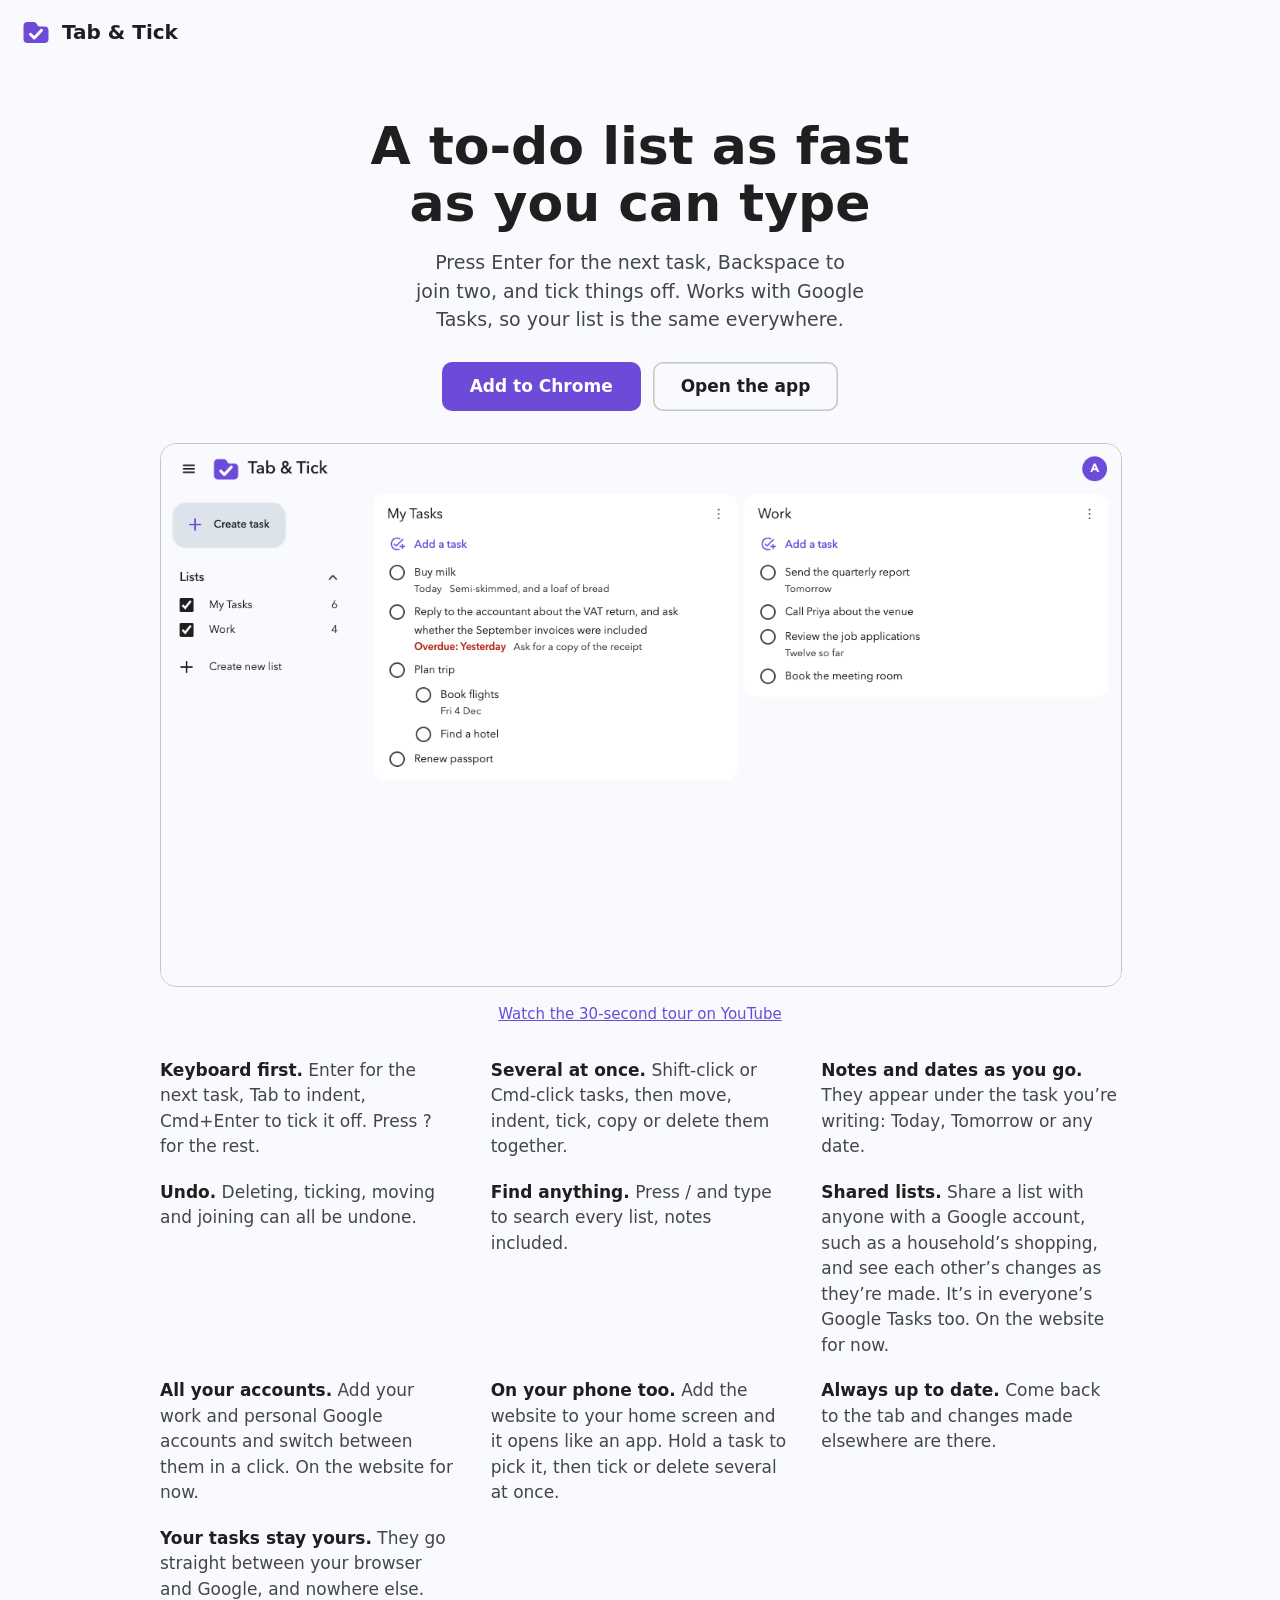
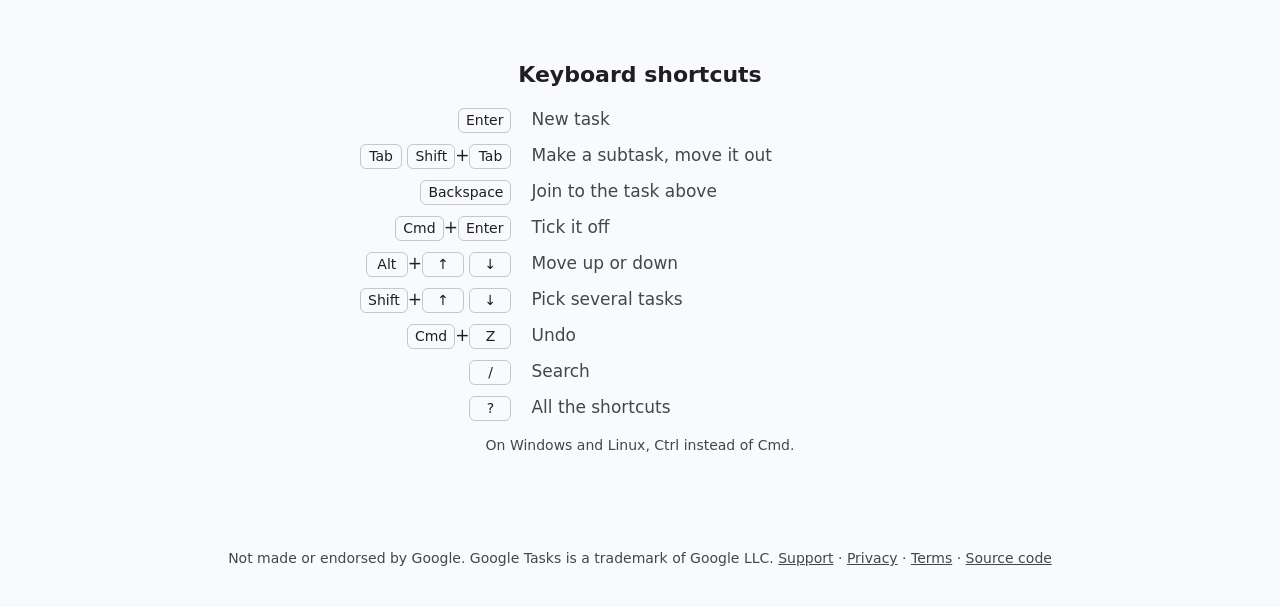
<file: index.html>
<!doctype html>
<html lang="en">
  <head>
    <meta charset="utf-8">
    <title>Tab &amp; Tick: a fast to-do list</title>
    <meta name="viewport" content="width=device-width, initial-scale=1">
    <meta name="description" content="A fast to-do list you can run from the keyboard. Works with Google Tasks.">
    <!-- Proves ownership to Google Search Console. Keep it. -->
    <meta name="google-site-verification" content="Df_vPnJvRmPOGxXecDVwT7oeNh7i-RAm7TPY_BLxTz4" />
    <!-- How a shared link looks in chats and on social sites -->
    <meta property="og:type" content="website">
    <meta property="og:site_name" content="Tab &amp; Tick">
    <meta property="og:title" content="Tab &amp; Tick: a fast to-do list">
    <meta property="og:description" content="A fast to-do list you can run from the keyboard, in your new tab. Works with Google Tasks.">
    <meta property="og:url" content="https://tabandtick.github.io/">
    <meta property="og:image" content="https://tabandtick.github.io/img/og.png">
    <meta property="og:image:width" content="1200">
    <meta property="og:image:height" content="630">
    <meta property="og:image:alt" content="Tab &amp; Tick: a to-do list as fast as you can type, beside a picture of the app.">
    <meta name="twitter:card" content="summary_large_image">
    <link rel="icon" href="icons/icon-32.png" type="image/png">
    <link rel="stylesheet" href="style.css">
  </head>
  <body>
    <header>
      <img src="icons/logo.svg" width="32" height="32" alt="">
      <span>Tab &amp; Tick</span>
    </header>

    <main>
      <h1>A to-do list as fast as you can type</h1>
      <p class="lead">Press Enter for the next task, Backspace to join two, and tick things off. Works with Google Tasks, so your list is the same everywhere.</p>
      <p class="actions"><a class="button" href="https://chromewebstore.google.com/detail/tab-tick/amidicalcieolbecimlogomhnokopigp">Add to Chrome</a> <a class="button secondary" href="/app/">Open the app</a></p>

      <!-- Light or dark to match, playing unless motion is reduced; otherwise the first frame -->
      <div class="demo">
        <video class="shot light" src="img/demo-light.mp4" poster="img/demo-light-poster.png" width="1240" height="700" muted loop playsinline preload="metadata"
          aria-label="Typing a task, pressing Enter for the next, Tab to make it a subtask, then picking two and ticking them off together."></video>
        <video class="shot dark" src="img/demo-dark.mp4" poster="img/demo-dark-poster.png" width="1240" height="700" muted loop playsinline preload="metadata"
          aria-label="Typing a task, pressing Enter for the next, Tab to make it a subtask, then picking two and ticking them off together."></video>
      </div>
      <p class="tour"><a href="https://youtu.be/UCv6D4r0mHY">Watch the 30-second tour on YouTube</a></p>
      <script>
        if (!matchMedia('(prefers-reduced-motion: reduce)').matches) {
          document.querySelectorAll('.demo video').forEach(function (video) {
            if (video.offsetParent) video.play().catch(function () {});
          });
        }
      </script>

      <ul>
        <li><strong>Keyboard first.</strong> Enter for the next task, Tab to indent, Cmd+Enter to tick it off. Press ? for the rest.</li>
        <li><strong>Several at once.</strong> Shift-click or Cmd-click tasks, then move, indent, tick, copy or delete them together.</li>
        <li><strong>Notes and dates as you go.</strong> They appear under the task you&rsquo;re writing: Today, Tomorrow or any date.</li>
        <li><strong>Undo.</strong> Deleting, ticking, moving and joining can all be undone.</li>
        <li><strong>Find anything.</strong> Press / and type to search every list, notes included.</li>
        <li><strong>Shared lists.</strong> Share a list with anyone with a Google account, such as a household&rsquo;s shopping, and see each other&rsquo;s changes as they&rsquo;re made. It&rsquo;s in everyone&rsquo;s Google Tasks too. On the website for now.</li>
        <li><strong>All your accounts.</strong> Add your work and personal Google accounts and switch between them in a click. On the website for now.</li>
        <li><strong>On your phone too.</strong> Add the website to your home screen and it opens like an app. Hold a task to pick it, then tick or delete several at once.</li>
        <li><strong>Always up to date.</strong> Come back to the tab and changes made elsewhere are there.</li>
        <li><strong>Your tasks stay yours.</strong> They go straight between your browser and Google, and nowhere else.</li>
      </ul>

      <section class="keys">
        <h2>Keyboard shortcuts</h2>
        <dl>
          <dt><kbd>Enter</kbd></dt><dd>New task</dd>
          <dt><kbd>Tab</kbd> <kbd>Shift</kbd>+<kbd>Tab</kbd></dt><dd>Make a subtask, move it out</dd>
          <dt><kbd>Backspace</kbd></dt><dd>Join to the task above</dd>
          <dt><kbd>Cmd</kbd>+<kbd>Enter</kbd></dt><dd>Tick it off</dd>
          <dt><kbd>Alt</kbd>+<kbd>&uarr;</kbd> <kbd>&darr;</kbd></dt><dd>Move up or down</dd>
          <dt><kbd>Shift</kbd>+<kbd>&uarr;</kbd> <kbd>&darr;</kbd></dt><dd>Pick several tasks</dd>
          <dt><kbd>Cmd</kbd>+<kbd>Z</kbd></dt><dd>Undo</dd>
          <dt><kbd>/</kbd></dt><dd>Search</dd>
          <dt><kbd>?</kbd></dt><dd>All the shortcuts</dd>
        </dl>
        <p>On Windows and Linux, Ctrl instead of Cmd.</p>
      </section>
    </main>

    <footer>
      <p>Not made or endorsed by Google. Google Tasks is a trademark of Google LLC. <a href="/support/">Support</a> &middot; <a href="/privacy/">Privacy</a> &middot; <a href="/terms/">Terms</a> &middot; <a href="https://github.com/tabandtick/app">Source code</a></p>
    </footer>
  </body>
</html>
</file>
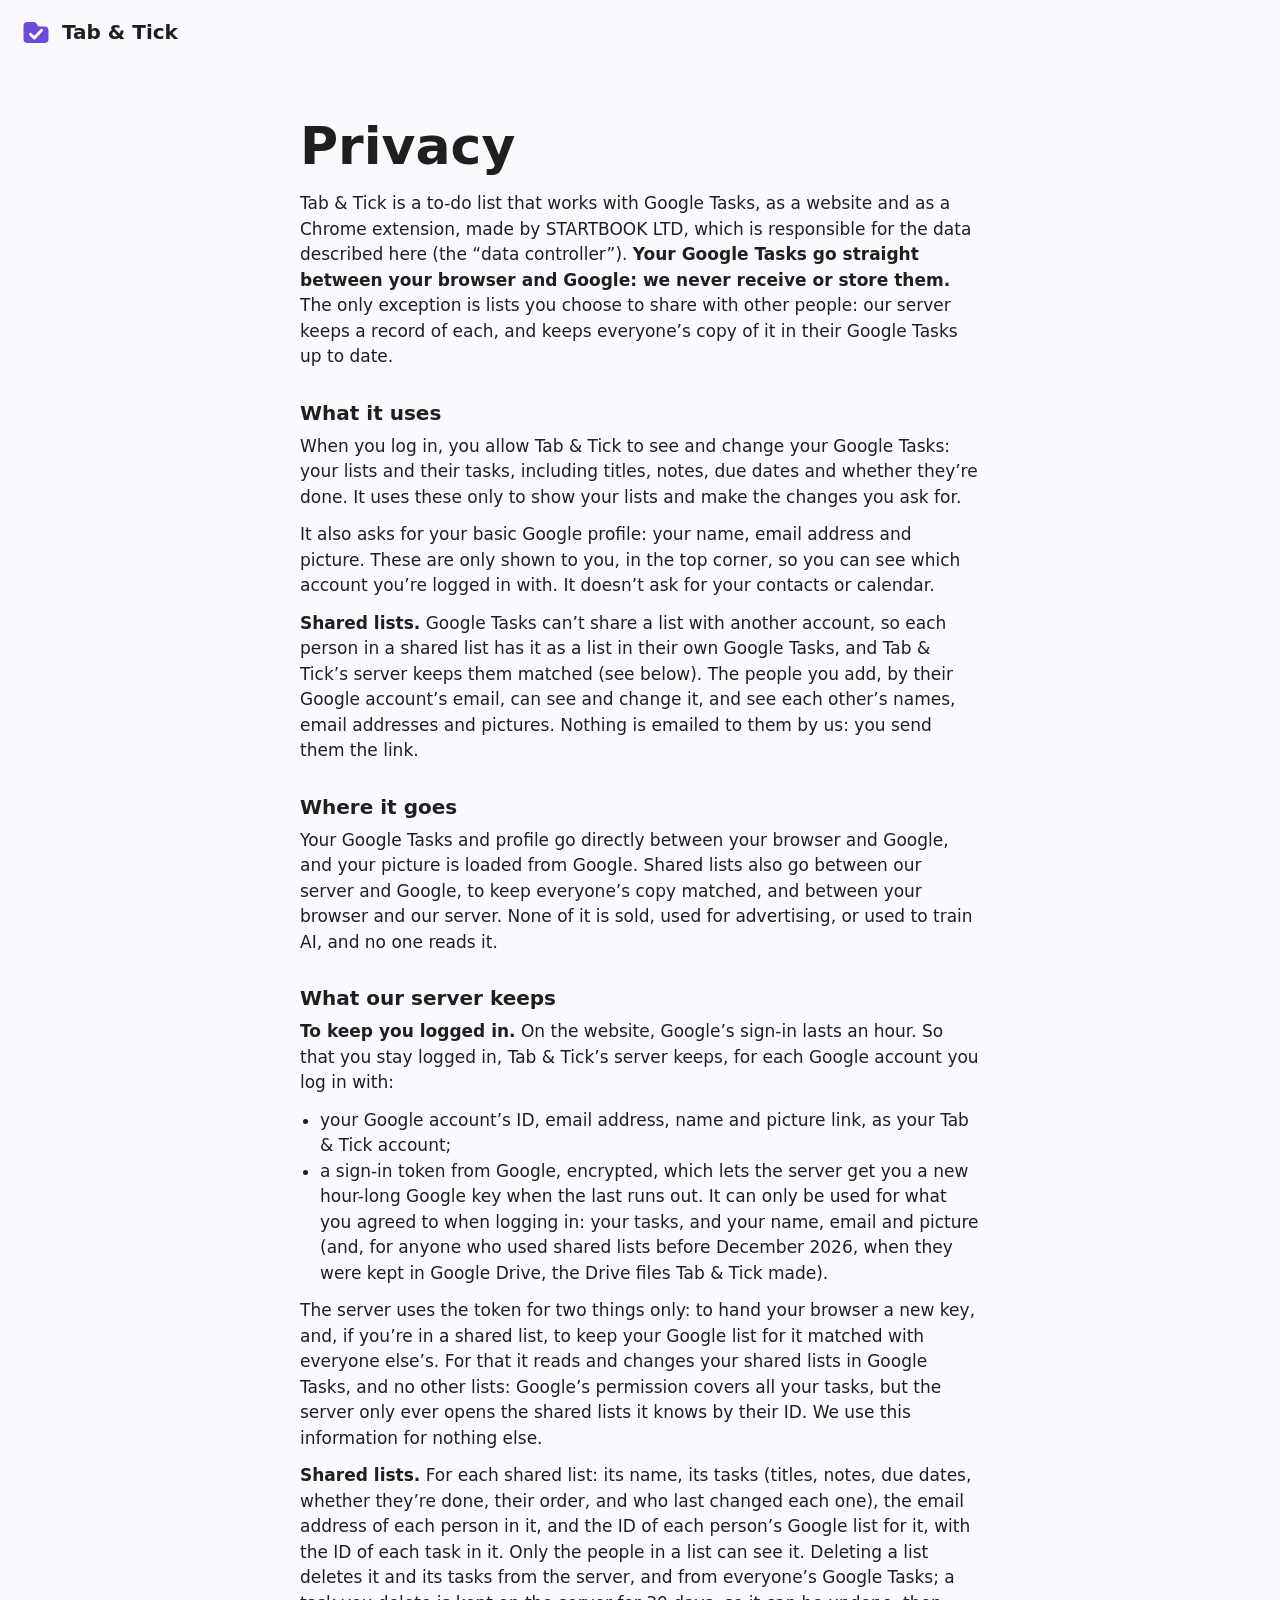
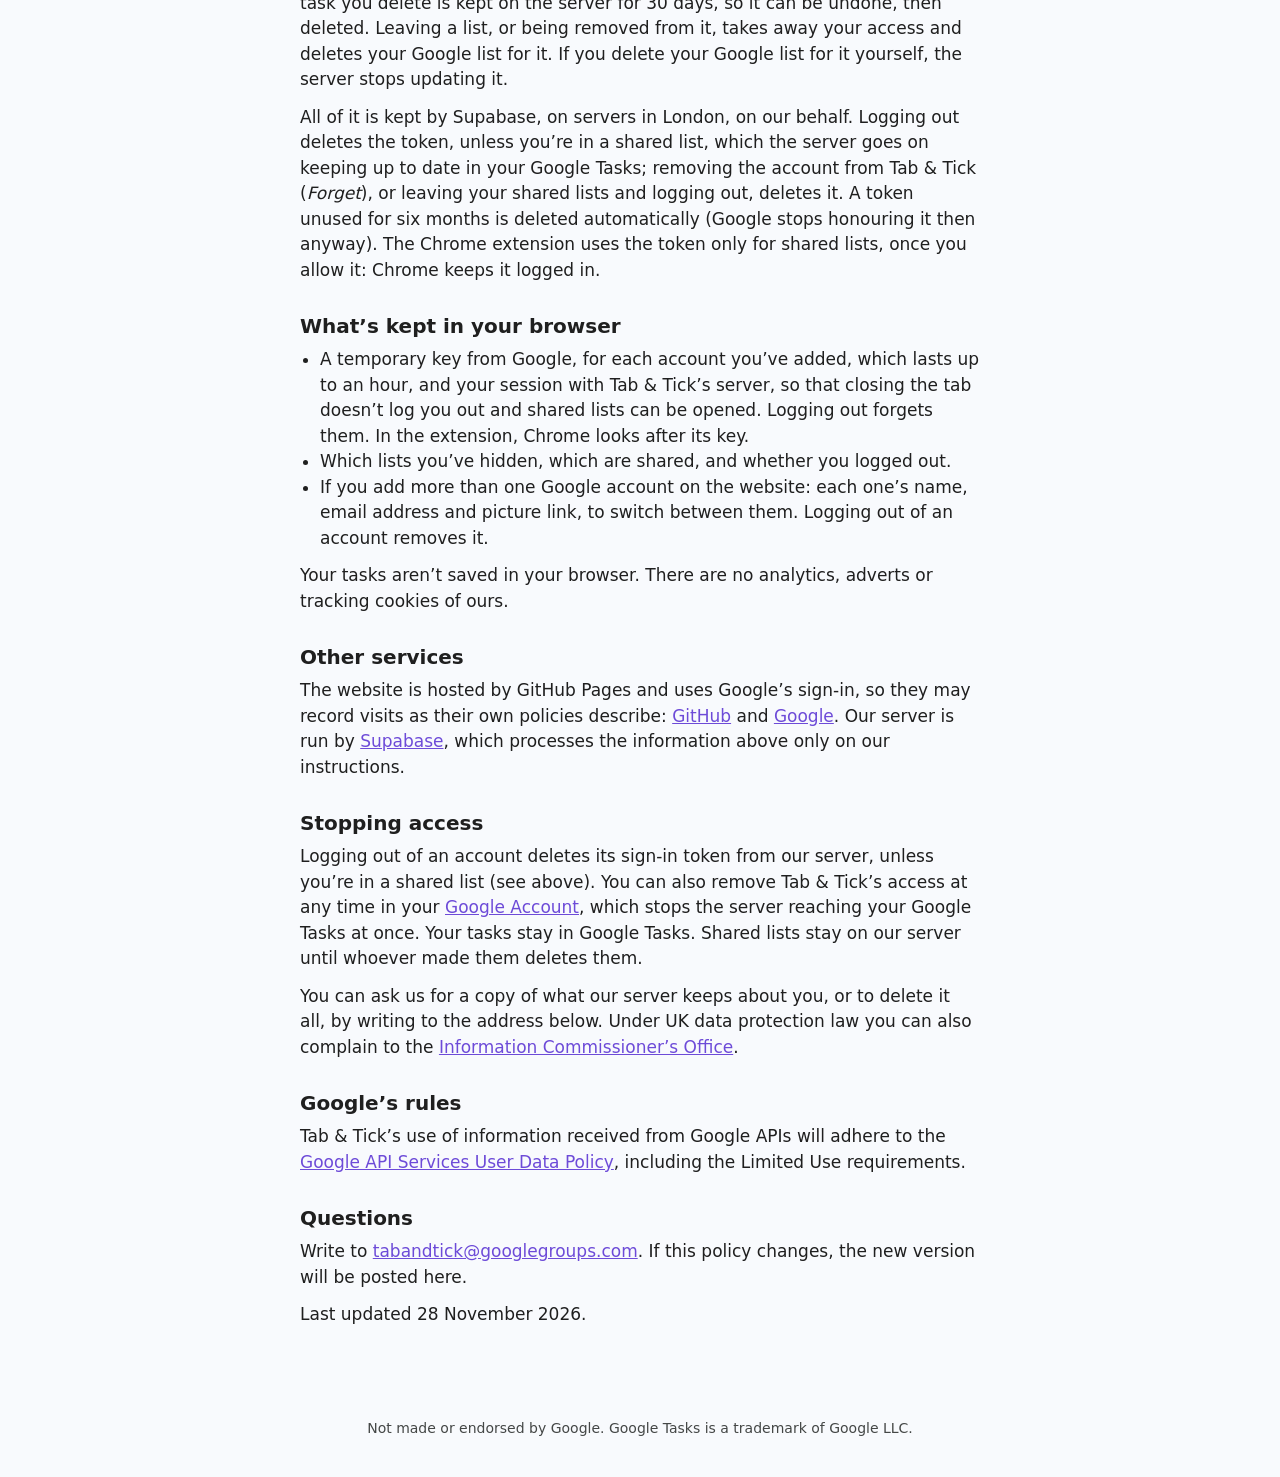
<file: privacy/index.html>
<!doctype html>
<html lang="en">
  <head>
    <meta charset="utf-8">
    <title>Privacy: Tab &amp; Tick</title>
    <meta name="viewport" content="width=device-width, initial-scale=1">
    <meta name="description" content="How Tab &amp; Tick handles your data.">
    <!-- How a shared link looks in chats and on social sites -->
    <meta property="og:type" content="website">
    <meta property="og:site_name" content="Tab &amp; Tick">
    <meta property="og:title" content="Privacy: Tab &amp; Tick">
    <meta property="og:description" content="How Tab &amp; Tick handles your data.">
    <meta property="og:url" content="https://tabandtick.github.io/privacy/">
    <meta property="og:image" content="https://tabandtick.github.io/img/og.png">
    <meta property="og:image:width" content="1200">
    <meta property="og:image:height" content="630">
    <meta property="og:image:alt" content="Tab &amp; Tick: a to-do list as fast as you can type, beside a picture of the app.">
    <meta name="twitter:card" content="summary_large_image">
    <link rel="icon" href="/icons/icon-32.png" type="image/png">
    <link rel="stylesheet" href="/style.css">
  </head>
  <body>
    <header>
      <a class="home" href="/"><img src="/icons/logo.svg" width="32" height="32" alt=""> <span>Tab &amp; Tick</span></a>
    </header>

    <main class="text">
      <h1>Privacy</h1>
      <p>Tab &amp; Tick is a to-do list that works with Google Tasks, as a website and as a Chrome extension, made by STARTBOOK LTD, which is responsible for the data described here (the &ldquo;data controller&rdquo;). <strong>Your Google Tasks go straight between your browser and Google: we never receive or store them.</strong> The only exception is lists you choose to share with other people: our server keeps a record of each, and keeps everyone&rsquo;s copy of it in their Google Tasks up to date.</p>

      <h2>What it uses</h2>
      <p>When you log in, you allow Tab &amp; Tick to see and change your Google Tasks: your lists and their tasks, including titles, notes, due dates and whether they&rsquo;re done. It uses these only to show your lists and make the changes you ask for.</p>
      <p>It also asks for your basic Google profile: your name, email address and picture. These are only shown to you, in the top corner, so you can see which account you&rsquo;re logged in with. It doesn&rsquo;t ask for your contacts or calendar.</p>
      <p><strong>Shared lists.</strong> Google Tasks can&rsquo;t share a list with another account, so each person in a shared list has it as a list in their own Google Tasks, and Tab &amp; Tick&rsquo;s server keeps them matched (see below). The people you add, by their Google account&rsquo;s email, can see and change it, and see each other&rsquo;s names, email addresses and pictures. Nothing is emailed to them by us: you send them the link.</p>

      <h2>Where it goes</h2>
      <p>Your Google Tasks and profile go directly between your browser and Google, and your picture is loaded from Google. Shared lists also go between our server and Google, to keep everyone&rsquo;s copy matched, and between your browser and our server. None of it is sold, used for advertising, or used to train AI, and no one reads it.</p>

      <h2>What our server keeps</h2>
      <p><strong>To keep you logged in.</strong> On the website, Google&rsquo;s sign-in lasts an hour. So that you stay logged in, Tab &amp; Tick&rsquo;s server keeps, for each Google account you log in with:</p>
      <ul class="plain">
        <li>your Google account&rsquo;s ID, email address, name and picture link, as your Tab &amp; Tick account;</li>
        <li>a sign-in token from Google, encrypted, which lets the server get you a new hour-long Google key when the last runs out. It can only be used for what you agreed to when logging in: your tasks, and your name, email and picture (and, for anyone who used shared lists before December 2026, when they were kept in Google Drive, the Drive files Tab &amp; Tick made).</li>
      </ul>
      <p>The server uses the token for two things only: to hand your browser a new key, and, if you&rsquo;re in a shared list, to keep your Google list for it matched with everyone else&rsquo;s. For that it reads and changes your shared lists in Google Tasks, and no other lists: Google&rsquo;s permission covers all your tasks, but the server only ever opens the shared lists it knows by their ID. We use this information for nothing else.</p>
      <p><strong>Shared lists.</strong> For each shared list: its name, its tasks (titles, notes, due dates, whether they&rsquo;re done, their order, and who last changed each one), the email address of each person in it, and the ID of each person&rsquo;s Google list for it, with the ID of each task in it. Only the people in a list can see it. Deleting a list deletes it and its tasks from the server, and from everyone&rsquo;s Google Tasks; a task you delete is kept on the server for 30 days, so it can be undone, then deleted. Leaving a list, or being removed from it, takes away your access and deletes your Google list for it. If you delete your Google list for it yourself, the server stops updating it.</p>
      <p>All of it is kept by Supabase, on servers in London, on our behalf. Logging out deletes the token, unless you&rsquo;re in a shared list, which the server goes on keeping up to date in your Google Tasks; removing the account from Tab &amp; Tick (<em>Forget</em>), or leaving your shared lists and logging out, deletes it. A token unused for six months is deleted automatically (Google stops honouring it then anyway). The Chrome extension uses the token only for shared lists, once you allow it: Chrome keeps it logged in.</p>

      <h2>What&rsquo;s kept in your browser</h2>
      <ul class="plain">
        <li>A temporary key from Google, for each account you&rsquo;ve added, which lasts up to an hour, and your session with Tab &amp; Tick&rsquo;s server, so that closing the tab doesn&rsquo;t log you out and shared lists can be opened. Logging out forgets them. In the extension, Chrome looks after its key.</li>
        <li>Which lists you&rsquo;ve hidden, which are shared, and whether you logged out.</li>
        <li>If you add more than one Google account on the website: each one&rsquo;s name, email address and picture link, to switch between them. Logging out of an account removes it.</li>
      </ul>
      <p>Your tasks aren&rsquo;t saved in your browser. There are no analytics, adverts or tracking cookies of ours.</p>

      <h2>Other services</h2>
      <p>The website is hosted by GitHub Pages and uses Google&rsquo;s sign-in, so they may record visits as their own policies describe: <a href="https://docs.github.com/en/site-policy/privacy-policies/github-general-privacy-statement">GitHub</a> and <a href="https://policies.google.com/privacy">Google</a>. Our server is run by <a href="https://supabase.com/privacy">Supabase</a>, which processes the information above only on our instructions.</p>

      <h2>Stopping access</h2>
      <p>Logging out of an account deletes its sign-in token from our server, unless you&rsquo;re in a shared list (see above). You can also remove Tab &amp; Tick&rsquo;s access at any time in your <a href="https://myaccount.google.com/connections">Google Account</a>, which stops the server reaching your Google Tasks at once. Your tasks stay in Google Tasks. Shared lists stay on our server until whoever made them deletes them.</p>
      <p>You can ask us for a copy of what our server keeps about you, or to delete it all, by writing to the address below. Under UK data protection law you can also complain to the <a href="https://ico.org.uk/make-a-complaint/">Information Commissioner&rsquo;s Office</a>.</p>

      <h2>Google&rsquo;s rules</h2>
      <p>Tab &amp; Tick&rsquo;s use of information received from Google APIs will adhere to the <a href="https://developers.google.com/terms/api-services-user-data-policy">Google API Services User Data Policy</a>, including the Limited Use requirements.</p>

      <h2>Questions</h2>
      <p>Write to <a href="mailto:tabandtick@googlegroups.com">tabandtick@googlegroups.com</a>. If this policy changes, the new version will be posted here.</p>
      <p>Last updated 28 November 2026.</p>
    </main>

    <footer><p>Not made or endorsed by Google. Google Tasks is a trademark of Google LLC.</p></footer>
  </body>
</html>
</file>
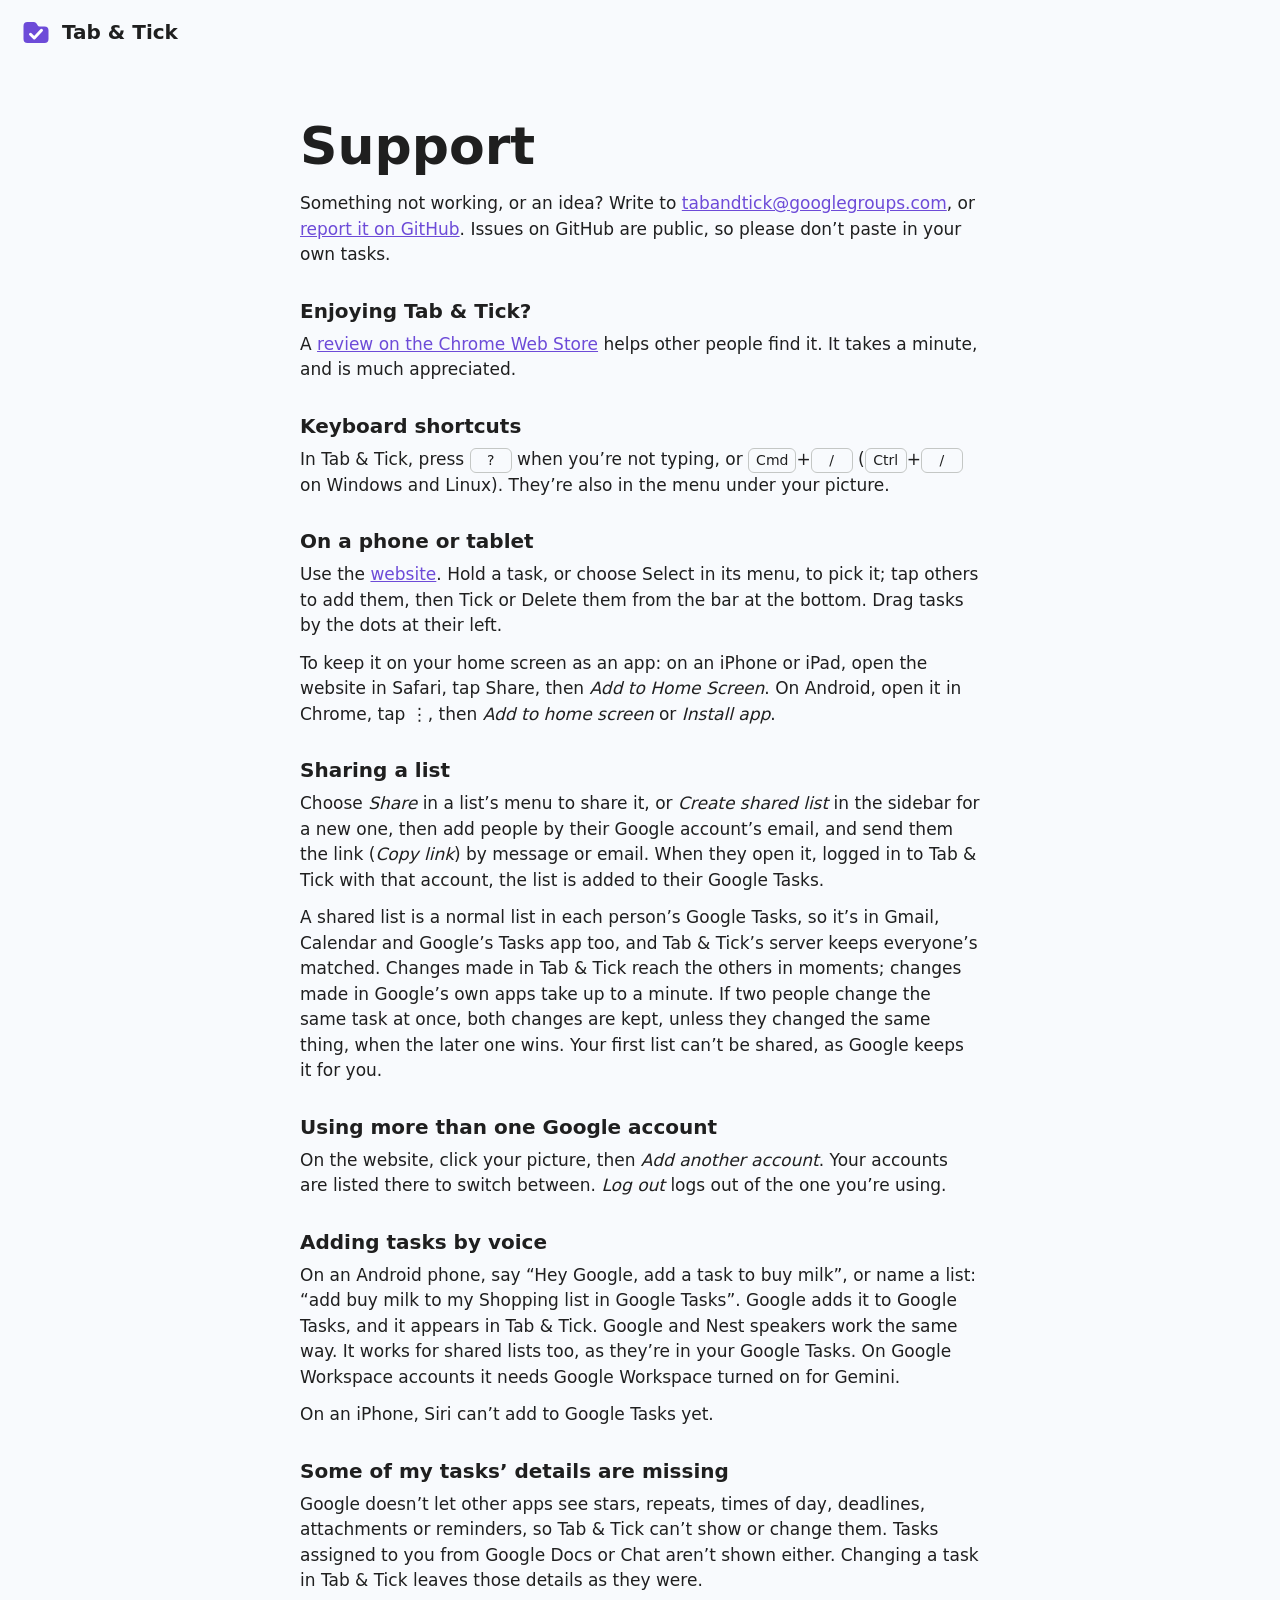
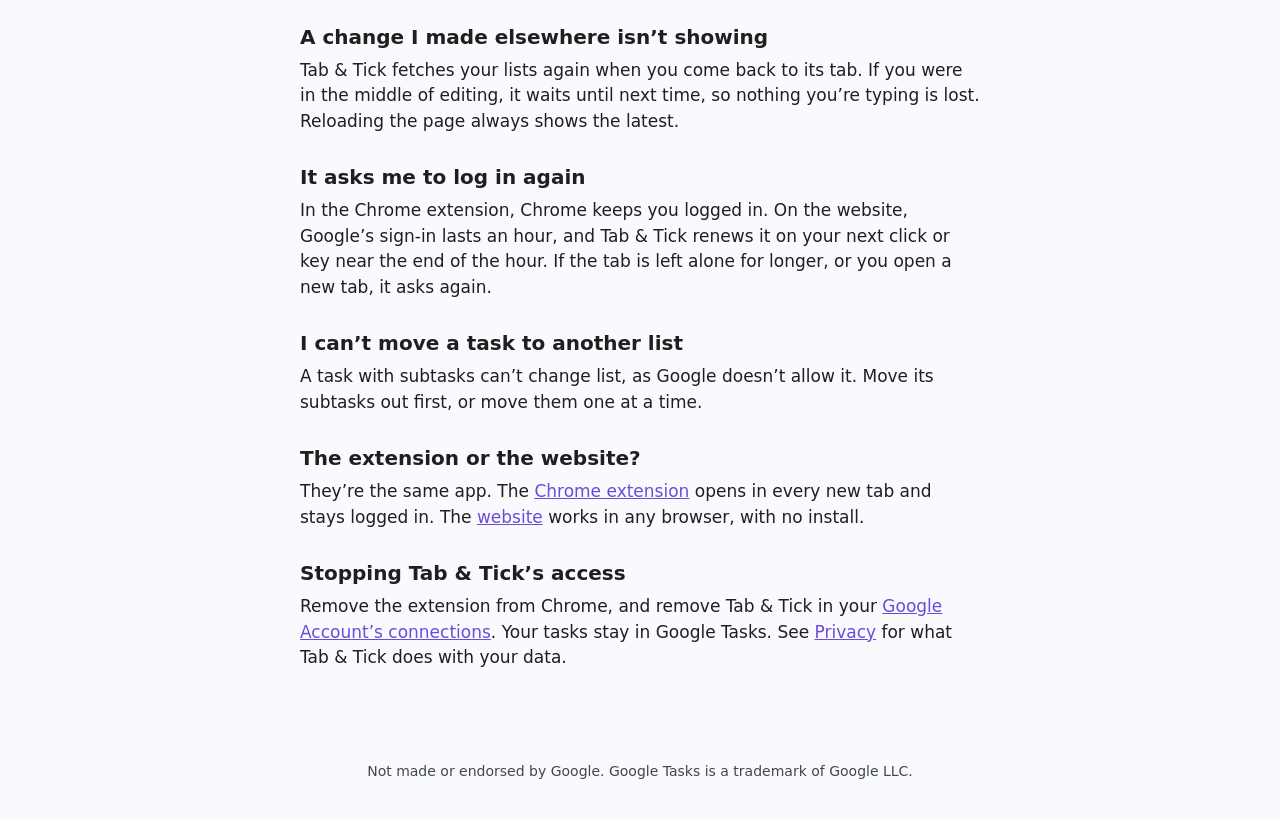
<file: support/index.html>
<!doctype html>
<html lang="en">
  <head>
    <meta charset="utf-8">
    <title>Support: Tab &amp; Tick</title>
    <meta name="viewport" content="width=device-width, initial-scale=1">
    <meta name="description" content="Help with Tab &amp; Tick, and how to get in touch.">
    <!-- How a shared link looks in chats and on social sites -->
    <meta property="og:type" content="website">
    <meta property="og:site_name" content="Tab &amp; Tick">
    <meta property="og:title" content="Support: Tab &amp; Tick">
    <meta property="og:description" content="Help with Tab &amp; Tick, and how to get in touch.">
    <meta property="og:url" content="https://tabandtick.github.io/support/">
    <meta property="og:image" content="https://tabandtick.github.io/img/og.png">
    <meta property="og:image:width" content="1200">
    <meta property="og:image:height" content="630">
    <meta property="og:image:alt" content="Tab &amp; Tick: a to-do list as fast as you can type, beside a picture of the app.">
    <meta name="twitter:card" content="summary_large_image">
    <link rel="icon" href="/icons/icon-32.png" type="image/png">
    <link rel="stylesheet" href="/style.css">
  </head>
  <body>
    <header>
      <a class="home" href="/"><img src="/icons/logo.svg" width="32" height="32" alt=""> <span>Tab &amp; Tick</span></a>
    </header>

    <main class="text">
      <h1>Support</h1>
      <p>Something not working, or an idea? Write to <a href="mailto:tabandtick@googlegroups.com">tabandtick@googlegroups.com</a>, or <a href="https://github.com/tabandtick/app/issues">report it on GitHub</a>. Issues on GitHub are public, so please don&rsquo;t paste in your own tasks.</p>

      <h2>Enjoying Tab &amp; Tick?</h2>
      <p>A <a href="https://chromewebstore.google.com/detail/tab-tick/amidicalcieolbecimlogomhnokopigp/reviews">review on the Chrome Web Store</a> helps other people find it. It takes a minute, and is much appreciated.</p>

      <h2>Keyboard shortcuts</h2>
      <p>In Tab &amp; Tick, press <kbd>?</kbd> when you&rsquo;re not typing, or <kbd>Cmd</kbd>+<kbd>/</kbd> (<kbd>Ctrl</kbd>+<kbd>/</kbd> on Windows and Linux). They&rsquo;re also in the menu under your picture.</p>

      <h2>On a phone or tablet</h2>
      <p>Use the <a href="/app/">website</a>. Hold a task, or choose Select in its menu, to pick it; tap others to add them, then Tick or Delete them from the bar at the bottom. Drag tasks by the dots at their left.</p>
      <p>To keep it on your home screen as an app: on an iPhone or iPad, open the website in Safari, tap Share, then <em>Add to Home Screen</em>. On Android, open it in Chrome, tap &#8942;, then <em>Add to home screen</em> or <em>Install app</em>.</p>

      <h2>Sharing a list</h2>
      <p>Choose <em>Share</em> in a list&rsquo;s menu to share it, or <em>Create shared list</em> in the sidebar for a new one, then add people by their Google account&rsquo;s email, and send them the link (<em>Copy link</em>) by message or email. When they open it, logged in to Tab &amp; Tick with that account, the list is added to their Google Tasks.</p>
      <p>A shared list is a normal list in each person&rsquo;s Google Tasks, so it&rsquo;s in Gmail, Calendar and Google&rsquo;s Tasks app too, and Tab &amp; Tick&rsquo;s server keeps everyone&rsquo;s matched. Changes made in Tab &amp; Tick reach the others in moments; changes made in Google&rsquo;s own apps take up to a minute. If two people change the same task at once, both changes are kept, unless they changed the same thing, when the later one wins. Your first list can&rsquo;t be shared, as Google keeps it for you.</p>

      <h2>Using more than one Google account</h2>
      <p>On the website, click your picture, then <em>Add another account</em>. Your accounts are listed there to switch between. <em>Log out</em> logs out of the one you&rsquo;re using.</p>

      <h2>Adding tasks by voice</h2>
      <p>On an Android phone, say &ldquo;Hey Google, add a task to buy milk&rdquo;, or name a list: &ldquo;add buy milk to my Shopping list in Google Tasks&rdquo;. Google adds it to Google Tasks, and it appears in Tab &amp; Tick. Google and Nest speakers work the same way. It works for shared lists too, as they&rsquo;re in your Google Tasks. On Google Workspace accounts it needs Google Workspace turned on for Gemini.</p>
      <p>On an iPhone, Siri can&rsquo;t add to Google Tasks yet.</p>

      <h2>Some of my tasks&rsquo; details are missing</h2>
      <p>Google doesn&rsquo;t let other apps see stars, repeats, times of day, deadlines, attachments or reminders, so Tab &amp; Tick can&rsquo;t show or change them. Tasks assigned to you from Google Docs or Chat aren&rsquo;t shown either. Changing a task in Tab &amp; Tick leaves those details as they were.</p>

      <h2>A change I made elsewhere isn&rsquo;t showing</h2>
      <p>Tab &amp; Tick fetches your lists again when you come back to its tab. If you were in the middle of editing, it waits until next time, so nothing you&rsquo;re typing is lost. Reloading the page always shows the latest.</p>

      <h2>It asks me to log in again</h2>
      <p>In the Chrome extension, Chrome keeps you logged in. On the website, Google&rsquo;s sign-in lasts an hour, and Tab &amp; Tick renews it on your next click or key near the end of the hour. If the tab is left alone for longer, or you open a new tab, it asks again.</p>

      <h2>I can&rsquo;t move a task to another list</h2>
      <p>A task with subtasks can&rsquo;t change list, as Google doesn&rsquo;t allow it. Move its subtasks out first, or move them one at a time.</p>

      <h2>The extension or the website?</h2>
      <p>They&rsquo;re the same app. The <a href="https://chromewebstore.google.com/detail/tab-tick/amidicalcieolbecimlogomhnokopigp">Chrome extension</a> opens in every new tab and stays logged in. The <a href="/app/">website</a> works in any browser, with no install.</p>

      <h2>Stopping Tab &amp; Tick&rsquo;s access</h2>
      <p>Remove the extension from Chrome, and remove Tab &amp; Tick in your <a href="https://myaccount.google.com/connections">Google Account&rsquo;s connections</a>. Your tasks stay in Google Tasks. See <a href="/privacy/">Privacy</a> for what Tab &amp; Tick does with your data.</p>
    </main>

    <footer><p>Not made or endorsed by Google. Google Tasks is a trademark of Google LLC.</p></footer>
  </body>
</html>
</file>
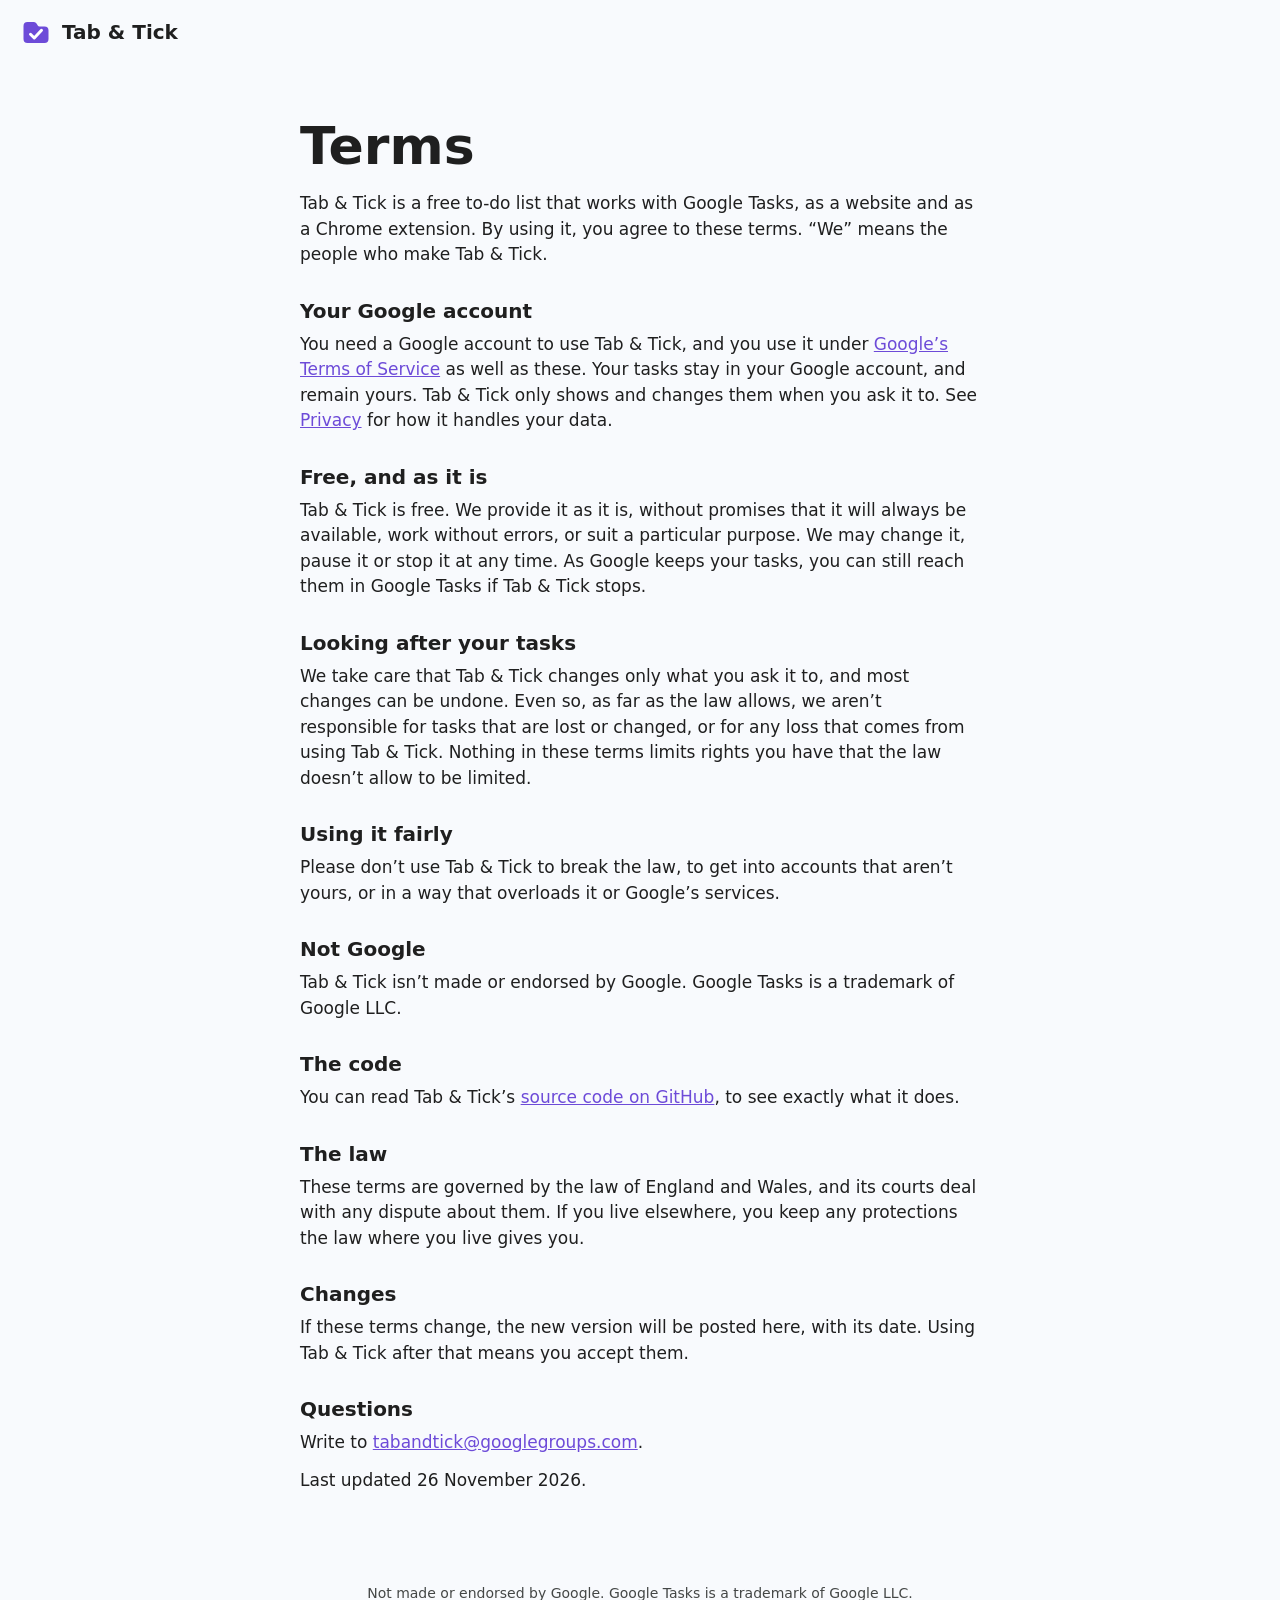
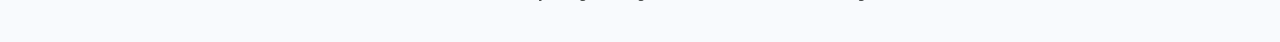
<file: terms/index.html>
<!doctype html>
<html lang="en">
  <head>
    <meta charset="utf-8">
    <title>Terms: Tab &amp; Tick</title>
    <meta name="viewport" content="width=device-width, initial-scale=1">
    <meta name="description" content="The terms for using Tab &amp; Tick.">
    <!-- How a shared link looks in chats and on social sites -->
    <meta property="og:type" content="website">
    <meta property="og:site_name" content="Tab &amp; Tick">
    <meta property="og:title" content="Terms: Tab &amp; Tick">
    <meta property="og:description" content="The terms for using Tab &amp; Tick.">
    <meta property="og:url" content="https://tabandtick.github.io/terms/">
    <meta property="og:image" content="https://tabandtick.github.io/img/og.png">
    <meta property="og:image:width" content="1200">
    <meta property="og:image:height" content="630">
    <meta property="og:image:alt" content="Tab &amp; Tick: a to-do list as fast as you can type, beside a picture of the app.">
    <meta name="twitter:card" content="summary_large_image">
    <link rel="icon" href="/icons/icon-32.png" type="image/png">
    <link rel="stylesheet" href="/style.css">
  </head>
  <body>
    <header>
      <a class="home" href="/"><img src="/icons/logo.svg" width="32" height="32" alt=""> <span>Tab &amp; Tick</span></a>
    </header>

    <main class="text">
      <h1>Terms</h1>
      <p>Tab &amp; Tick is a free to-do list that works with Google Tasks, as a website and as a Chrome extension. By using it, you agree to these terms. &ldquo;We&rdquo; means the people who make Tab &amp; Tick.</p>

      <h2>Your Google account</h2>
      <p>You need a Google account to use Tab &amp; Tick, and you use it under <a href="https://policies.google.com/terms">Google&rsquo;s Terms of Service</a> as well as these. Your tasks stay in your Google account, and remain yours. Tab &amp; Tick only shows and changes them when you ask it to. See <a href="/privacy/">Privacy</a> for how it handles your data.</p>

      <h2>Free, and as it is</h2>
      <p>Tab &amp; Tick is free. We provide it as it is, without promises that it will always be available, work without errors, or suit a particular purpose. We may change it, pause it or stop it at any time. As Google keeps your tasks, you can still reach them in Google Tasks if Tab &amp; Tick stops.</p>

      <h2>Looking after your tasks</h2>
      <p>We take care that Tab &amp; Tick changes only what you ask it to, and most changes can be undone. Even so, as far as the law allows, we aren&rsquo;t responsible for tasks that are lost or changed, or for any loss that comes from using Tab &amp; Tick. Nothing in these terms limits rights you have that the law doesn&rsquo;t allow to be limited.</p>

      <h2>Using it fairly</h2>
      <p>Please don&rsquo;t use Tab &amp; Tick to break the law, to get into accounts that aren&rsquo;t yours, or in a way that overloads it or Google&rsquo;s services.</p>

      <h2>Not Google</h2>
      <p>Tab &amp; Tick isn&rsquo;t made or endorsed by Google. Google Tasks is a trademark of Google LLC.</p>

      <h2>The code</h2>
      <p>You can read Tab &amp; Tick&rsquo;s <a href="https://github.com/tabandtick/app">source code on GitHub</a>, to see exactly what it does.</p>

      <h2>The law</h2>
      <p>These terms are governed by the law of England and Wales, and its courts deal with any dispute about them. If you live elsewhere, you keep any protections the law where you live gives you.</p>

      <h2>Changes</h2>
      <p>If these terms change, the new version will be posted here, with its date. Using Tab &amp; Tick after that means you accept them.</p>

      <h2>Questions</h2>
      <p>Write to <a href="mailto:tabandtick@googlegroups.com">tabandtick@googlegroups.com</a>.</p>
      <p>Last updated 26 November 2026.</p>
    </main>

    <footer><p>Not made or endorsed by Google. Google Tasks is a trademark of Google LLC.</p></footer>
  </body>
</html>
</file>
<file: style.css>
:root {
  --page: #f8fafd;
  --text: #1f1f1f;
  --muted: #444746;
  --line: #c4c7c5;
  --accent: #6d4bd8;
  --on-accent: #fff;
  color-scheme: light dark;
}

@media (prefers-color-scheme: dark) {
  :root {
    --page: #1b1b1b;
    --text: #e3e3e3;
    --muted: #c4c7c5;
    --line: #444746;
    --accent: #bea8fa;
    --on-accent: #131314;
  }
}

body {
  margin: 0;
  background: var(--page);
  color: var(--text);
  font: 17px/1.5 "Avenir Next", Avenir, "Segoe UI", system-ui, sans-serif;
}

header {
  display: flex;
  align-items: center;
  gap: 10px;
  padding: 16px 20px;
  font-size: 20px;
  font-weight: 600;
}

main {
  max-width: 960px;
  margin: 0 auto;
  padding: 6vh 20px 40px;
  text-align: center;
}

h1 {
  margin: 0 0 16px;
  font-size: clamp(32px, 6vw, 52px);
  line-height: 1.1;
  text-wrap: balance;
}

.lead {
  max-width: 600px;
  margin: 0 auto 28px;
  color: var(--muted);
  font-size: 19px;
  text-wrap: balance;
}

.button {
  display: inline-block;
  padding: 12px 28px;
  border-radius: 10px;
  background: var(--accent);
  color: var(--on-accent);
  font-weight: 600;
  text-decoration: none;
}

.actions {
  display: flex;
  flex-wrap: wrap;
  justify-content: center;
  gap: 12px;
}

.button.secondary {
  background: none;
  color: var(--text);
  box-shadow: inset 0 0 0 1.5px var(--line);
}

.button:focus-visible {
  outline: 2px solid var(--text);
  outline-offset: 3px;
}

.demo .dark {
  display: none;
}

@media (prefers-color-scheme: dark) {
  .demo .light {
    display: none;
  }

  .demo .dark {
    display: block;
  }
}

.shot {
  display: block;
  width: 100%;
  height: auto;
  margin: 32px 0;
  border: 1px solid var(--line);
  border-radius: 16px;
}

ul {
  display: grid;
  grid-template-columns: repeat(auto-fit, minmax(280px, 1fr));
  gap: 20px 32px;
  margin: 0;
  padding: 0;
  list-style: none;
  text-align: left;
}

li {
  color: var(--muted);
}

strong {
  color: var(--text);
}

.tour {
  margin: -16px 0 32px;
  font-size: 15px;
}

.tour a {
  color: var(--accent);
}

.keys {
  max-width: 560px;
  margin: 56px auto 0;
}

.keys h2 {
  margin: 0 0 16px;
  font-size: 22px;
}

.keys dl {
  display: grid;
  grid-template-columns: max-content 1fr;
  gap: 10px 20px;
  margin: 0;
  text-align: left;
}

.keys dt {
  text-align: right;
  white-space: nowrap;
}

.keys dd {
  margin: 0;
  color: var(--muted);
}

.keys p {
  color: var(--muted);
  font-size: 14px;
}

kbd {
  display: inline-block;
  min-width: 26px;
  padding: 1px 7px;
  border: 1px solid var(--line);
  border-radius: 6px;
  font: inherit;
  font-size: 14px;
  text-align: center;
}

footer {
  padding: 24px 20px;
  color: var(--muted);
  font-size: 14px;
  text-align: center;
}

footer a {
  color: inherit;
}

.home {
  display: flex;
  align-items: center;
  gap: 10px;
  color: inherit;
  text-decoration: none;
}

.text {
  max-width: 680px;
  text-align: left;
}

.text h2 {
  margin: 28px 0 6px;
  font-size: 20px;
}

.text p {
  margin: 0 0 12px;
}

.text a {
  color: var(--accent);
}

.text .plain {
  display: block;
  margin: 0 0 12px;
  padding-left: 20px;
  list-style: disc;
}

.text li {
  color: inherit;
}
</file>
